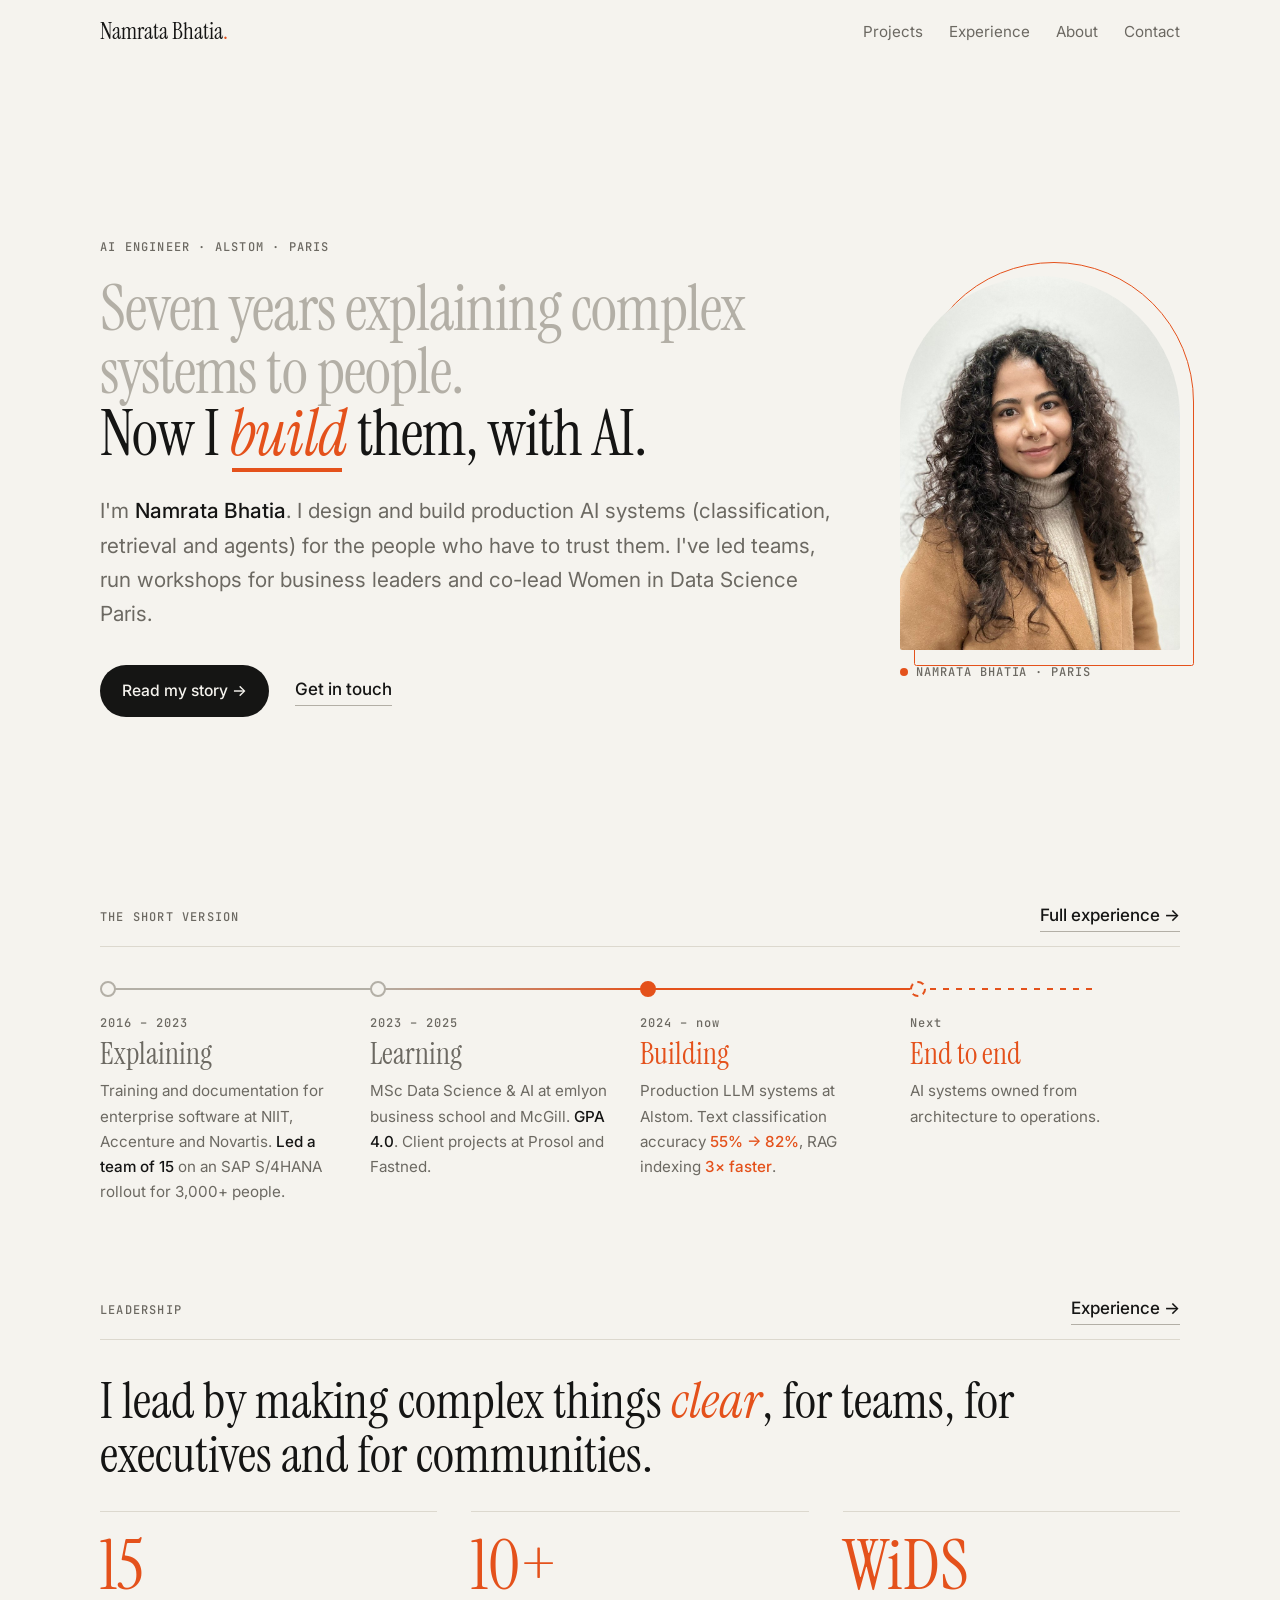
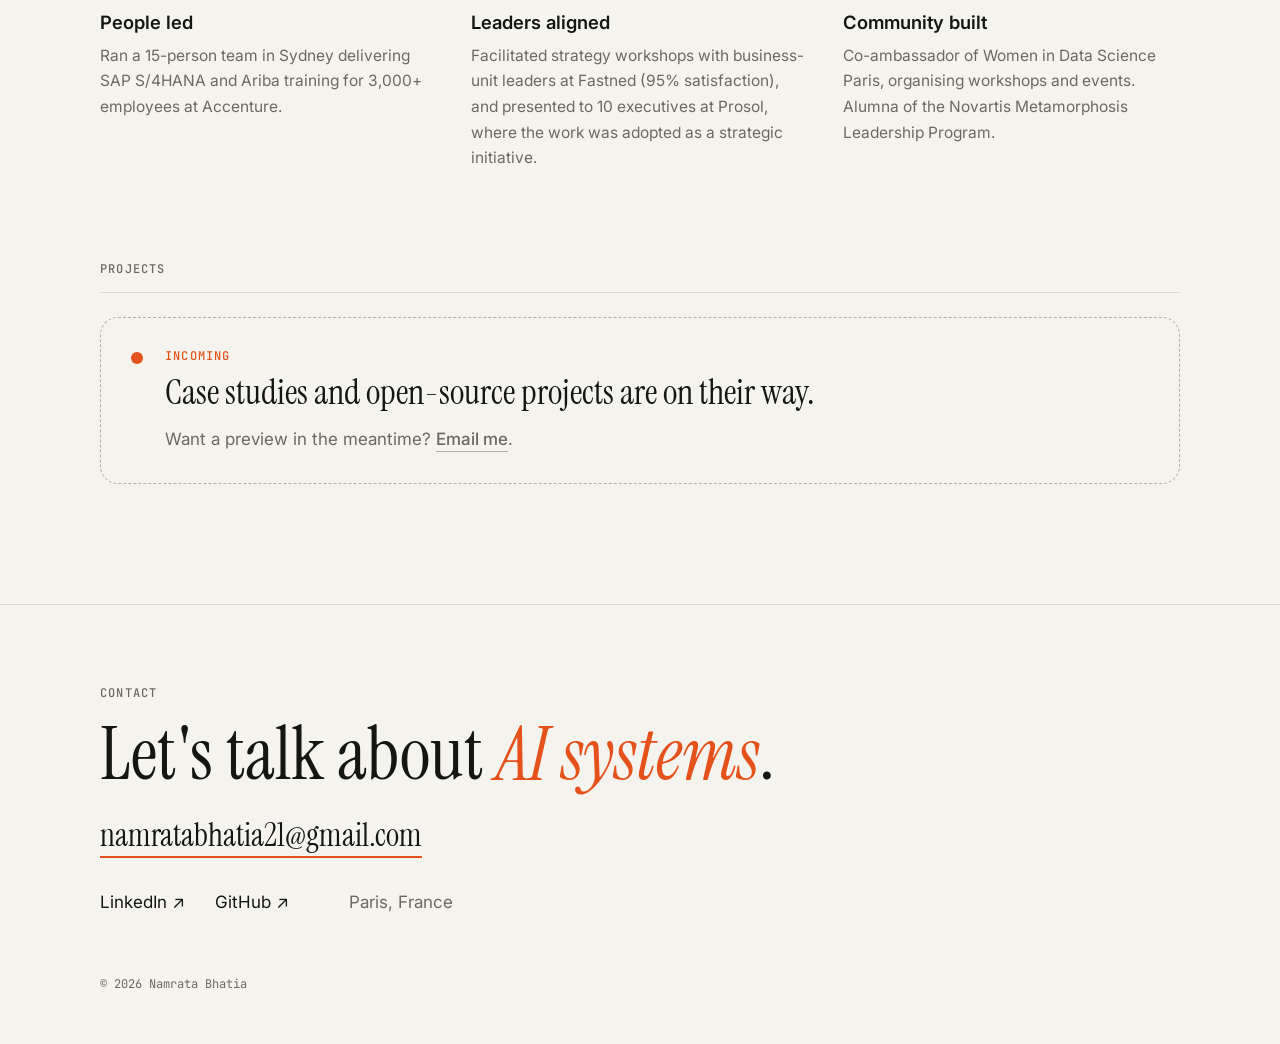
<file: index.html>
<!doctype html>
<html lang="en">
<head>
<meta charset="utf-8">
<meta name="viewport" content="width=device-width, initial-scale=1">
<title>Namrata Bhatia · AI Engineer</title>
<meta name="description" content="Namrata Bhatia, AI engineer at Alstom in Paris. Seven years explaining complex systems to people; now building production AI systems.">
<meta name="color-scheme" content="light dark">
<link rel="icon" href="data:image/svg+xml,%3Csvg xmlns='http://www.w3.org/2000/svg' viewBox='0 0 32 32'%3E%3Crect width='32' height='32' rx='7' fill='%23151514'/%3E%3Cpath d='M5 16H16' stroke='%23b3afa6' stroke-width='3'/%3E%3Cpath d='M16 16H27' stroke='%23e4511b' stroke-width='3'/%3E%3Ccircle cx='16' cy='16' r='4.5' fill='%23e4511b'/%3E%3C/svg%3E">
<link rel="preconnect" href="https://fonts.googleapis.com">
<link rel="preconnect" href="https://fonts.gstatic.com" crossorigin>
<link href="https://fonts.googleapis.com/css2?family=Instrument+Serif:ital@0;1&family=Inter:wght@400;500;600&family=JetBrains+Mono:wght@400;500&display=swap" rel="stylesheet">
<link rel="stylesheet" href="style.css">
</head>
<body>
<header class="top"><div class="wrap bar">
  <a class="mark" href="index.html">Namrata Bhatia<span>.</span></a>
  <nav aria-label="Main"><a href="work.html">Projects</a><a href="experience.html">Experience</a><a href="about.html">About</a><a href="#contact">Contact</a></nav>
</div></header>

<main>
  <section class="hero wrap hero-grid">
    <div class="hero-text">
    <p class="label">AI Engineer · Alstom · Paris</p>
    <h1 class="story">
      <span class="then">Seven years explaining complex systems to people.</span>
      <span class="now">Now I <em>build</em> them, with AI.</span>
    </h1>
    <p class="lead">I'm <b>Namrata Bhatia</b>. I design and build production AI systems (classification, retrieval and agents) for the people who have to trust them. I've led teams, run workshops for business leaders and co-lead Women in Data Science Paris.</p>
    <div class="actions">
      <a class="btn" href="about.html">Read my story →</a>
      <a class="link" href="mailto:namratabhatia21@gmail.com">Get in touch</a>
    </div>
    </div>
    <figure class="portrait">
      <img src="images/namrata.jpg" width="900" height="1200" alt="Portrait of Namrata Bhatia">
      <figcaption><span class="dot"></span>Namrata Bhatia · Paris</figcaption>
    </figure>
  </section>

  <section class="wrap" aria-labelledby="story-h">
    <div class="block-head"><p class="label" id="story-h">The short version</p><a class="link" href="experience.html">Full experience →</a></div>
    <ol class="line" style="margin-top:34px">
      <li class="stop then" style="--k:0"><span class="yr">2016 – 2023</span><b>Explaining</b>
        <p>Training and documentation for enterprise software at NIIT, Accenture and Novartis. <b>Led a team of 15</b> on an SAP S/4HANA rollout for 3,000+ people.</p></li>
      <li class="stop then turn" style="--k:1"><span class="yr">2023 – 2025</span><b>Learning</b>
        <p>MSc Data Science &amp; AI at emlyon business school and McGill. <b>GPA 4.0</b>. Client projects at Prosol and Fastned.</p></li>
      <li class="stop now" style="--k:2"><span class="yr">2024 – now</span><b>Building</b>
        <p>Production LLM systems at Alstom. Text classification accuracy <b>55% → 82%</b>, RAG indexing <b>3× faster</b>.</p></li>
      <li class="stop next" style="--k:3"><span class="yr">Next</span><b>End to end</b>
        <p>AI systems owned from architecture to operations.</p></li>
    </ol>
  </section>

  <section class="wrap block" aria-labelledby="lead-h">
    <div class="block-head"><p class="label" id="lead-h">Leadership</p><a class="link" href="experience.html">Experience →</a></div>
    <h2 class="lead-title reveal">I lead by making complex things <em>clear</em>, for teams, for executives and for communities.</h2>
    <div class="leads">
      <div class="reveal"><b>15</b><h3>People led</h3><p>Ran a 15-person team in Sydney delivering SAP S/4HANA and Ariba training for 3,000+ employees at Accenture.</p></div>
      <div class="reveal" style="--i:1"><b>10+</b><h3>Leaders aligned</h3><p>Facilitated strategy workshops with business-unit leaders at Fastned (95% satisfaction), and presented to 10 executives at Prosol, where the work was adopted as a strategic initiative.</p></div>
      <div class="reveal" style="--i:2"><b>WiDS</b><h3>Community built</h3><p>Co-ambassador of Women in Data Science Paris, organising workshops and events. Alumna of the Novartis Metamorphosis Leadership Program.</p></div>
    </div>
  </section>

  <section class="wrap block" aria-labelledby="work-h">
    <div class="block-head"><p class="label" id="work-h">Projects</p></div>
    <div class="incoming reveal">
      <span class="pulse" aria-hidden="true"></span>
      <div><p class="label" style="color:var(--accent)">Incoming</p>
        <p class="incoming-text">Case studies and open-source projects are on their way.</p>
        <p class="muted" style="margin:0">Want a preview in the meantime? <a class="link" href="mailto:namratabhatia21@gmail.com">Email me</a>.</p></div>
    </div>
  </section>
</main>

<footer class="foot" id="contact"><div class="wrap">
  <p class="label">Contact</p>
  <h2>Let's talk about <em>AI systems</em>.</h2>
  <a class="mail" href="mailto:namratabhatia21@gmail.com">namratabhatia21@gmail.com</a>
  <ul>
    <li><a href="https://www.linkedin.com/in/namratabhatia21/">LinkedIn ↗</a></li>
    <li><a href="https://github.com/namratabhatia21">GitHub ↗</a></li>
    <li><a data-cv href="#" hidden>CV (PDF) ↓</a></li>
    <li>Paris, France</li>
  </ul>
  <p class="fine">© <span data-year>2026</span> Namrata Bhatia</p>
</div></footer>
<script src="site.js"></script>
</body>
</html>
</file>
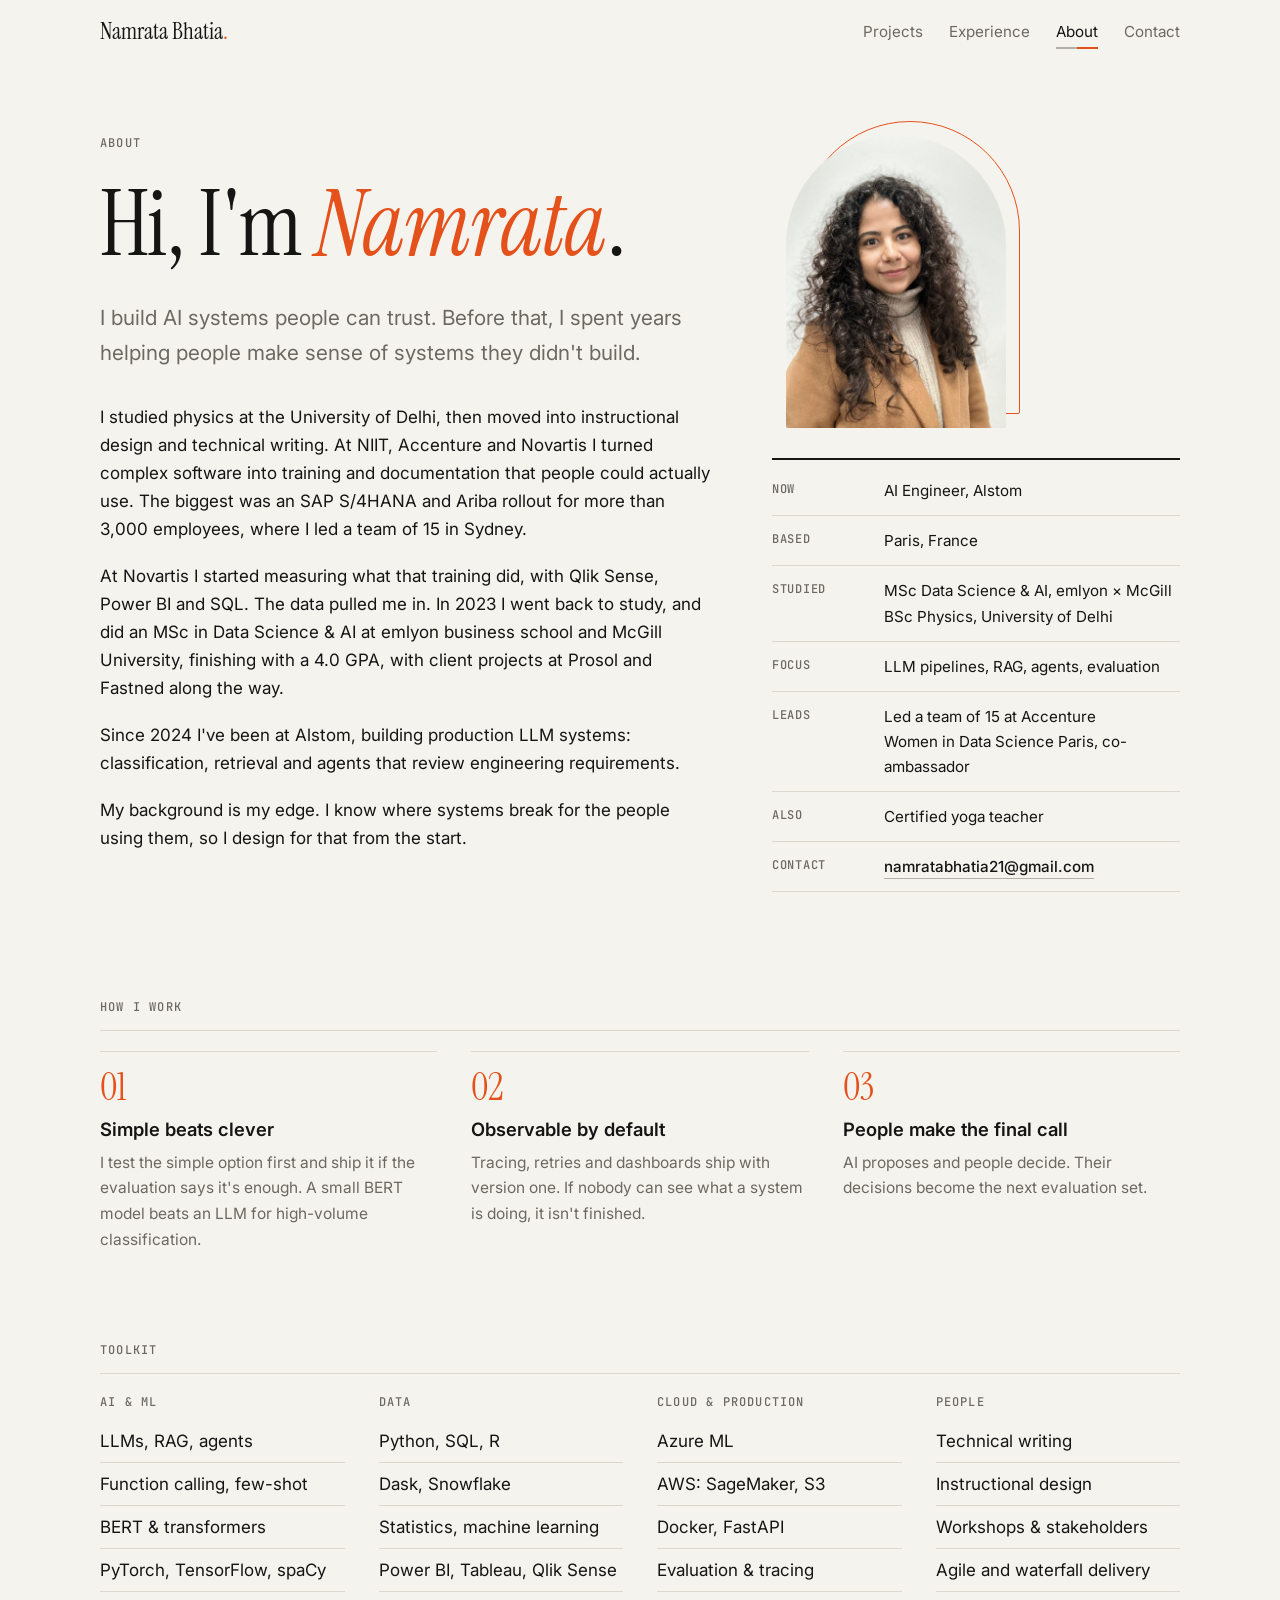
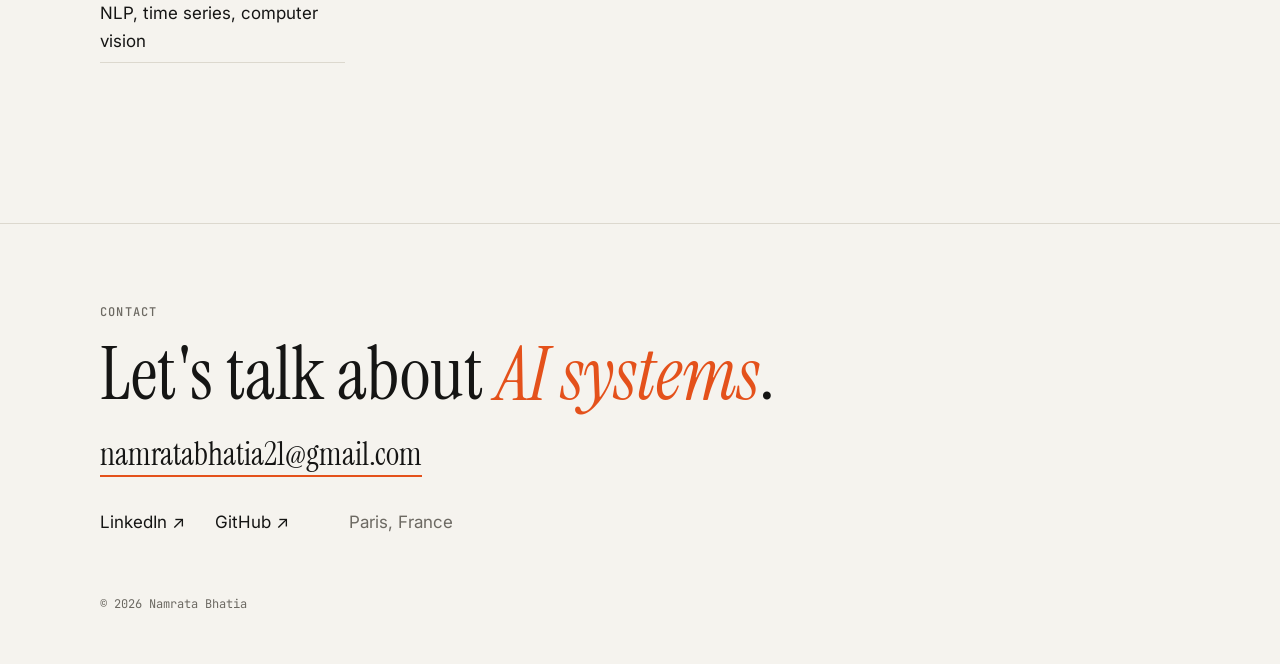
<file: about.html>
<!doctype html>
<html lang="en">
<head>
<meta charset="utf-8">
<meta name="viewport" content="width=device-width, initial-scale=1">
<title>About · Namrata Bhatia</title>
<meta name="description" content="About Namrata Bhatia: from instructional design for enterprise software to building production AI systems.">
<meta name="color-scheme" content="light dark">
<link rel="icon" href="data:image/svg+xml,%3Csvg xmlns='http://www.w3.org/2000/svg' viewBox='0 0 32 32'%3E%3Crect width='32' height='32' rx='7' fill='%23151514'/%3E%3Cpath d='M5 16H16' stroke='%23b3afa6' stroke-width='3'/%3E%3Cpath d='M16 16H27' stroke='%23e4511b' stroke-width='3'/%3E%3Ccircle cx='16' cy='16' r='4.5' fill='%23e4511b'/%3E%3C/svg%3E">
<link rel="preconnect" href="https://fonts.googleapis.com">
<link rel="preconnect" href="https://fonts.gstatic.com" crossorigin>
<link href="https://fonts.googleapis.com/css2?family=Instrument+Serif:ital@0;1&family=Inter:wght@400;500;600&family=JetBrains+Mono:wght@400;500&display=swap" rel="stylesheet">
<link rel="stylesheet" href="style.css">
</head>
<body>
<header class="top"><div class="wrap bar">
  <a class="mark" href="index.html">Namrata Bhatia<span>.</span></a>
  <nav aria-label="Main"><a href="work.html">Projects</a><a href="experience.html">Experience</a><a href="about.html" aria-current="page">About</a><a href="#contact">Contact</a></nav>
</div></header>

<main class="wrap page">
  <div class="about">
    <div>
      <p class="label">About</p>
      <h1>Hi, I'm <em>Namrata</em>.</h1>
      <p class="lead">I build AI systems people can trust. Before that, I spent years helping people make sense of systems they didn't build.</p>
      <!-- TODO(Namrata): read this in your own voice and adjust anything that doesn't sound like you. -->
      <div class="story-text">
        <p>I studied physics at the University of Delhi, then moved into instructional design and technical writing. At NIIT, Accenture and Novartis I turned complex software into training and documentation that people could actually use. The biggest was an SAP S/4HANA and Ariba rollout for more than 3,000 employees, where I led a team of 15 in Sydney.</p>
        <p>At Novartis I started measuring what that training did, with Qlik Sense, Power BI and SQL. The data pulled me in. In 2023 I went back to study, and did an MSc in Data Science &amp; AI at emlyon business school and McGill University, finishing with a 4.0 GPA, with client projects at Prosol and Fastned along the way.</p>
        <p>Since 2024 I've been at Alstom, building production LLM systems: classification, retrieval and agents that review engineering requirements.</p>
        <p>My background is my edge. I know where systems break for the people using them, so I design for that from the start.</p>
      </div>
    </div>
    <div class="facts-col">
    <figure class="portrait small"><img src="images/namrata.jpg" width="900" height="1200" alt="Portrait of Namrata Bhatia"></figure>
    <dl class="facts">
      <div><dt>Now</dt><dd>AI Engineer, Alstom</dd></div>
      <div><dt>Based</dt><dd>Paris, France</dd></div>
      <div><dt>Studied</dt><dd>MSc Data Science &amp; AI, emlyon × McGill<br>BSc Physics, University of Delhi</dd></div>
      <div><dt>Focus</dt><dd>LLM pipelines, RAG, agents, evaluation</dd></div>
      <div><dt>Leads</dt><dd>Led a team of 15 at Accenture<br>Women in Data Science Paris, co-ambassador</dd></div>
      <div><dt>Also</dt><dd>Certified yoga teacher</dd></div>
      <div><dt>Contact</dt><dd><a class="link" href="mailto:namratabhatia21@gmail.com">namratabhatia21@gmail.com</a></dd></div>
    </dl>
    </div>
  </div>

  <section class="block" aria-labelledby="how-h">
    <div class="block-head"><p class="label" id="how-h">How I work</p></div>
    <ol class="principles">
      <li class="reveal"><span class="n">01</span><h3>Simple beats clever</h3>
        <p>I test the simple option first and ship it if the evaluation says it's enough. A small BERT model beats an LLM for high-volume classification.</p></li>
      <li class="reveal" style="--i:1"><span class="n">02</span><h3>Observable by default</h3>
        <p>Tracing, retries and dashboards ship with version one. If nobody can see what a system is doing, it isn't finished.</p></li>
      <li class="reveal" style="--i:2"><span class="n">03</span><h3>People make the final call</h3>
        <p>AI proposes and people decide. Their decisions become the next evaluation set.</p></li>
    </ol>
  </section>

  <section class="block" aria-labelledby="kit-h">
    <div class="block-head"><p class="label" id="kit-h">Toolkit</p></div>
    <div class="cols">
      <div><h3>AI &amp; ML</h3><ul><li>LLMs, RAG, agents</li><li>Function calling, few-shot</li><li>BERT &amp; transformers</li><li>PyTorch, TensorFlow, spaCy</li><li>NLP, time series, computer vision</li></ul></div>
      <div><h3>Data</h3><ul><li>Python, SQL, R</li><li>Dask, Snowflake</li><li>Statistics, machine learning</li><li>Power BI, Tableau, Qlik Sense</li></ul></div>
      <div><h3>Cloud &amp; production</h3><ul><li>Azure ML</li><li>AWS: SageMaker, S3</li><li>Docker, FastAPI</li><li>Evaluation &amp; tracing</li></ul></div>
      <div><h3>People</h3><ul><li>Technical writing</li><li>Instructional design</li><li>Workshops &amp; stakeholders</li><li>Agile and waterfall delivery</li></ul></div>
    </div>
  </section>
</main>

<footer class="foot" id="contact"><div class="wrap">
  <p class="label">Contact</p>
  <h2>Let's talk about <em>AI systems</em>.</h2>
  <a class="mail" href="mailto:namratabhatia21@gmail.com">namratabhatia21@gmail.com</a>
  <ul>
    <li><a href="https://www.linkedin.com/in/namratabhatia21/">LinkedIn ↗</a></li>
    <li><a href="https://github.com/namratabhatia21">GitHub ↗</a></li>
    <li><a data-cv href="#" hidden>CV (PDF) ↓</a></li>
    <li>Paris, France</li>
  </ul>
  <p class="fine">© <span data-year>2026</span> Namrata Bhatia</p>
</div></footer>
<script src="site.js"></script>
</body>
</html>
</file>
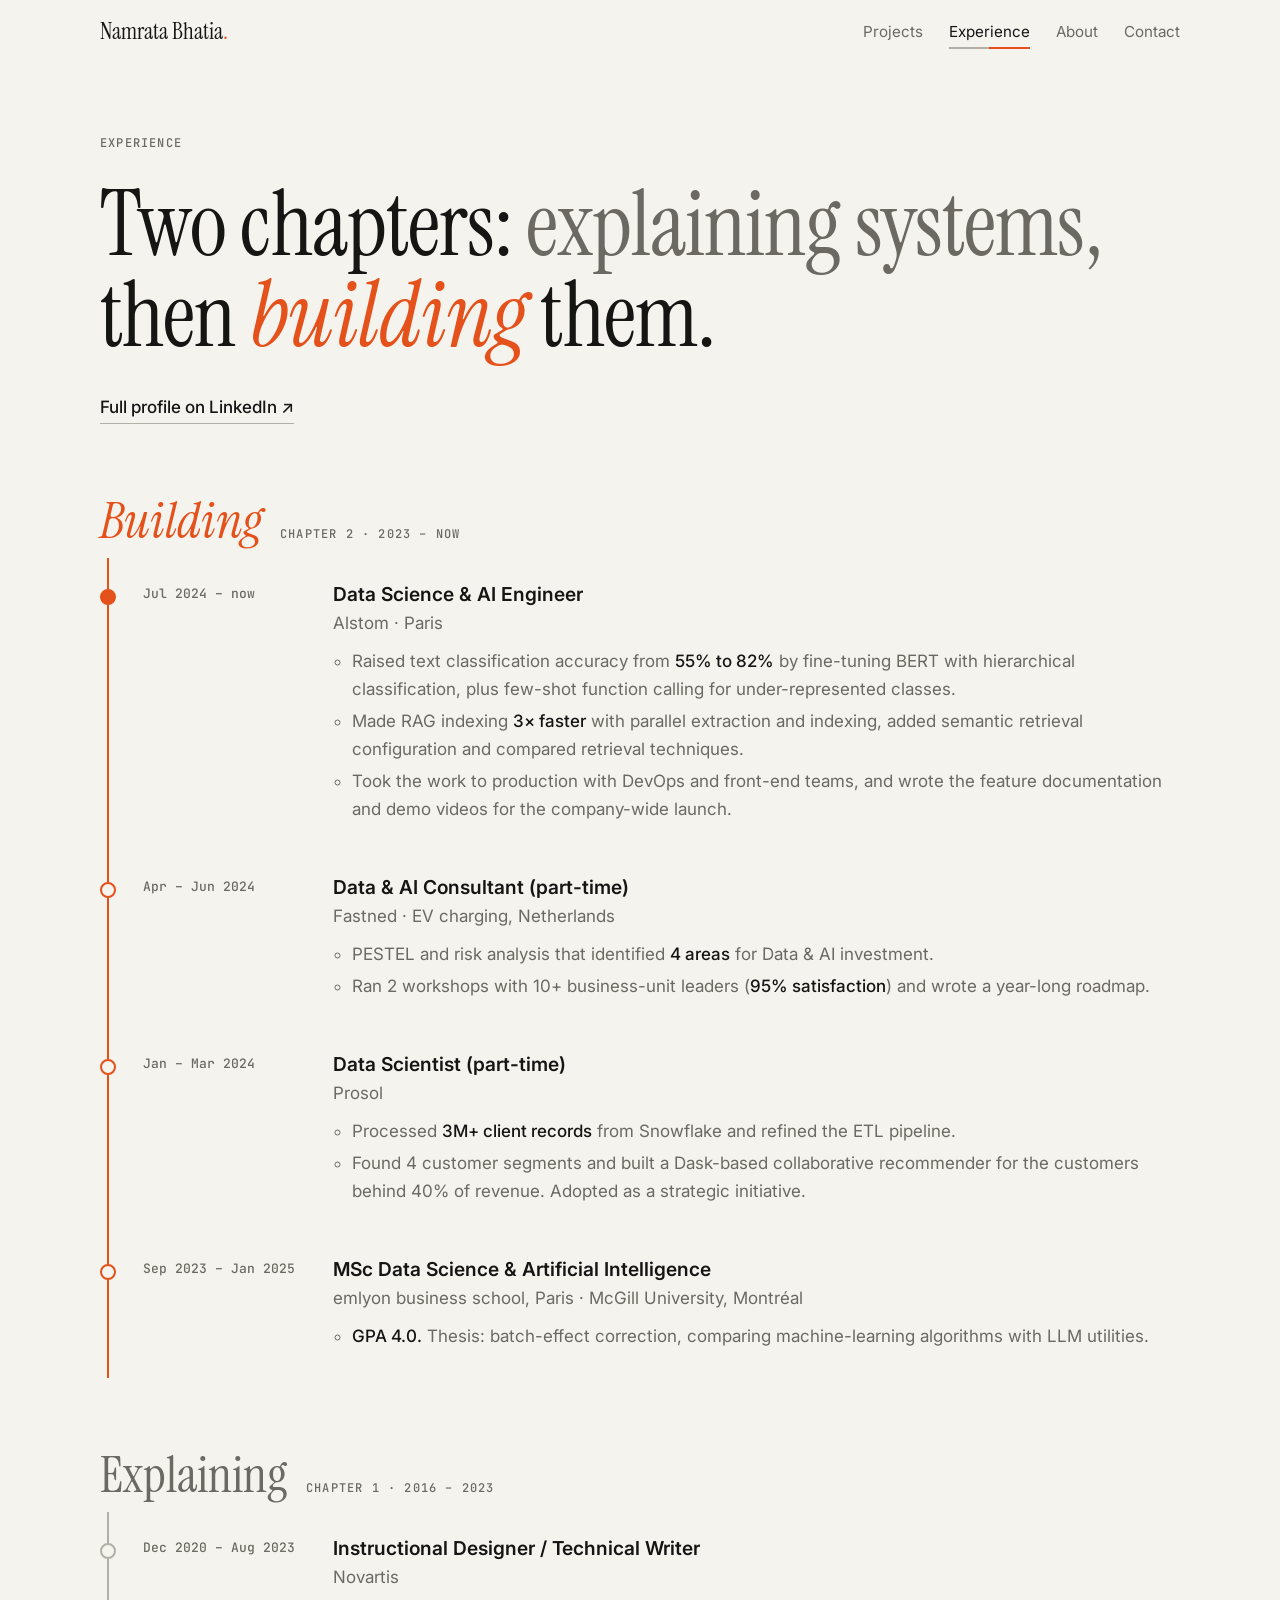
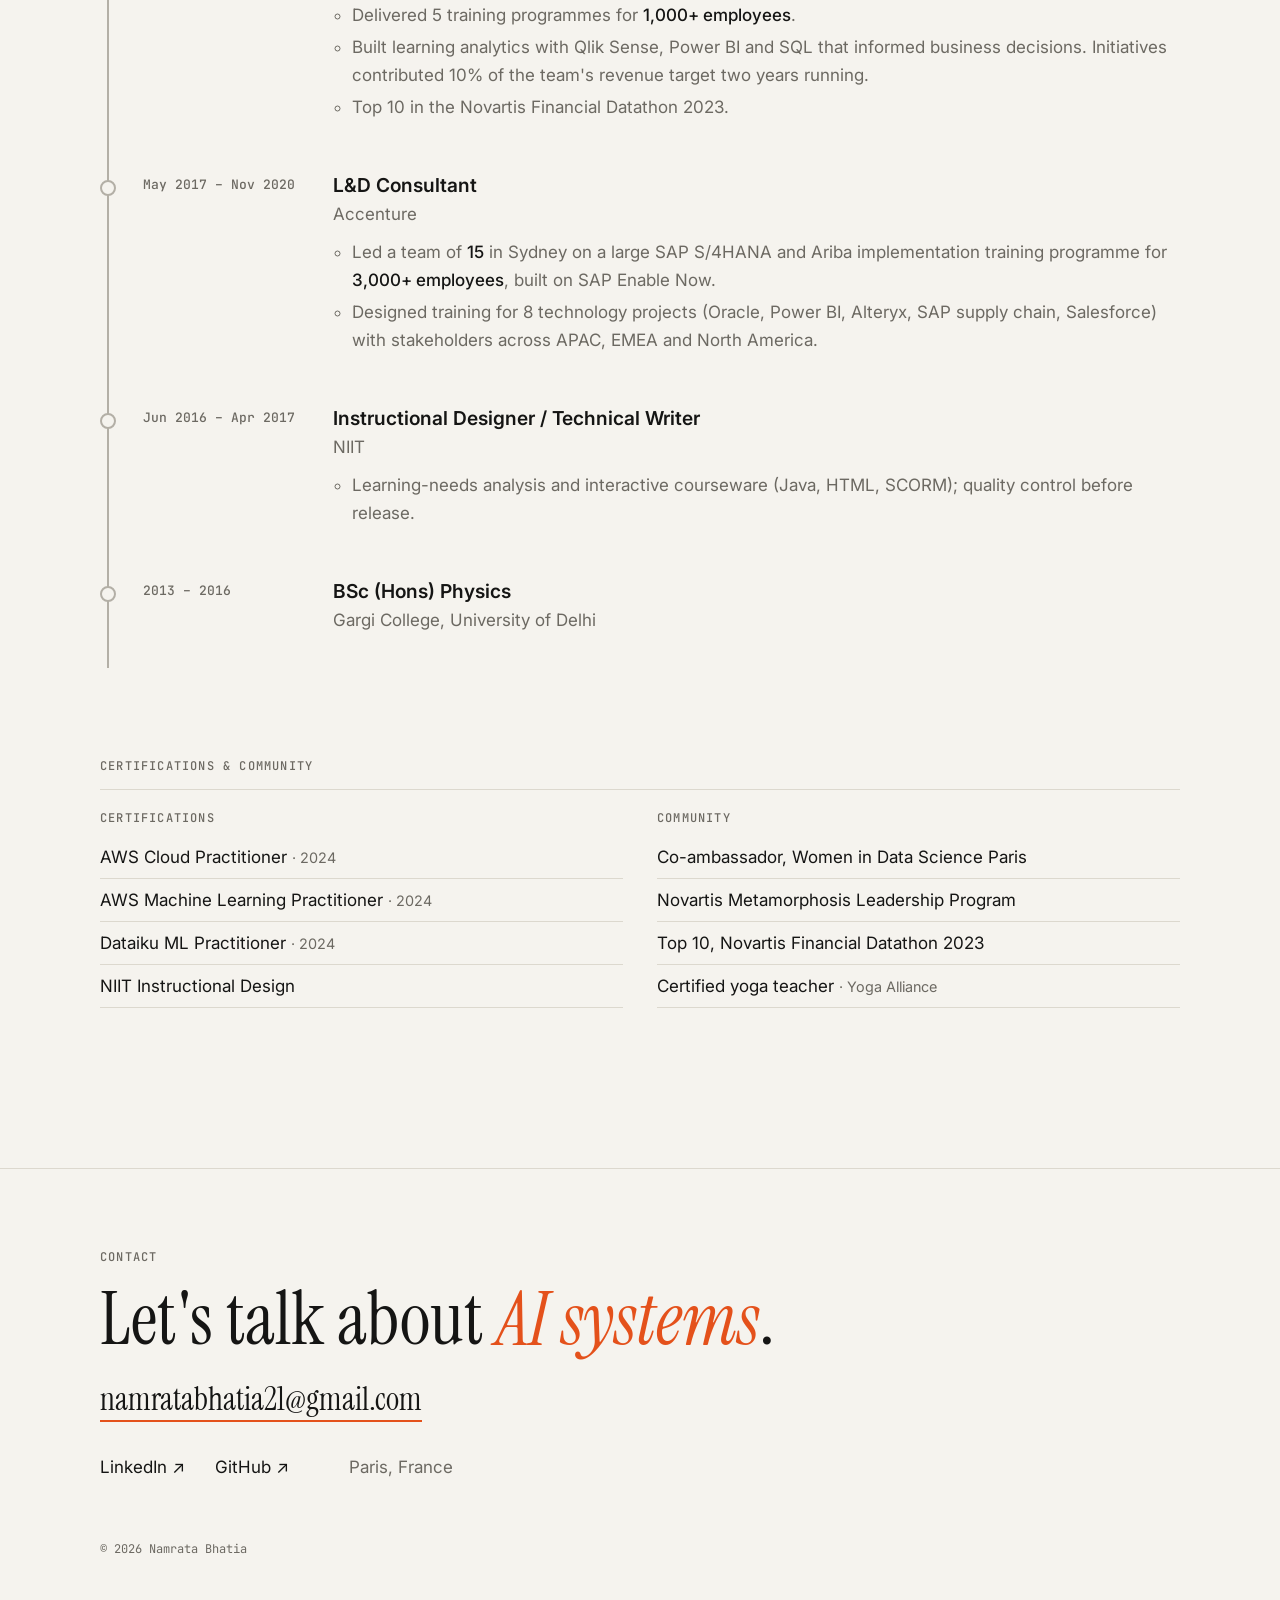
<file: experience.html>
<!doctype html>
<html lang="en">
<head>
<meta charset="utf-8">
<meta name="viewport" content="width=device-width, initial-scale=1">
<title>Experience · Namrata Bhatia</title>
<meta name="description" content="Experience of Namrata Bhatia: AI engineering at Alstom, data science and AI consulting, and seven years of instructional design for enterprise software.">
<meta name="color-scheme" content="light dark">
<link rel="icon" href="data:image/svg+xml,%3Csvg xmlns='http://www.w3.org/2000/svg' viewBox='0 0 32 32'%3E%3Crect width='32' height='32' rx='7' fill='%23151514'/%3E%3Cpath d='M5 16H16' stroke='%23b3afa6' stroke-width='3'/%3E%3Cpath d='M16 16H27' stroke='%23e4511b' stroke-width='3'/%3E%3Ccircle cx='16' cy='16' r='4.5' fill='%23e4511b'/%3E%3C/svg%3E">
<link rel="preconnect" href="https://fonts.googleapis.com">
<link rel="preconnect" href="https://fonts.gstatic.com" crossorigin>
<link href="https://fonts.googleapis.com/css2?family=Instrument+Serif:ital@0;1&family=Inter:wght@400;500;600&family=JetBrains+Mono:wght@400;500&display=swap" rel="stylesheet">
<link rel="stylesheet" href="style.css">
</head>
<body>
<header class="top"><div class="wrap bar">
  <a class="mark" href="index.html">Namrata Bhatia<span>.</span></a>
  <nav aria-label="Main"><a href="work.html">Projects</a><a href="experience.html" aria-current="page">Experience</a><a href="about.html">About</a><a href="#contact">Contact</a></nav>
</div></header>

<main class="wrap page">
  <p class="label">Experience</p>
  <h1>Two chapters: <span class="muted">explaining systems,</span> then <em>building</em> them.</h1>
  <div class="actions"><a class="btn" data-cv href="#" hidden>Download CV ↓</a><a class="link" href="https://www.linkedin.com/in/namratabhatia21/">Full profile on LinkedIn ↗</a></div>

  <!-- TODO(Namrata): confirm your current Alstom title and that the role continues after the internship. -->
  <section class="chapter now" aria-labelledby="ch2">
    <div class="chapter-head"><h2 id="ch2"><em>Building</em></h2><p class="label">Chapter 2 · 2023 – now</p></div>
    <ol class="jobs">
      <li class="job current reveal">
        <div class="when">Jul 2024 – now</div>
        <div><h3>Data Science &amp; AI Engineer</h3><p class="org">Alstom · Paris</p>
          <ul>
            <li>Raised text classification accuracy from <b>55% to 82%</b> by fine-tuning BERT with hierarchical classification, plus few-shot function calling for under-represented classes.</li>
            <li>Made RAG indexing <b>3× faster</b> with parallel extraction and indexing, added semantic retrieval configuration and compared retrieval techniques.</li>
            <li>Took the work to production with DevOps and front-end teams, and wrote the feature documentation and demo videos for the company-wide launch.</li>
          </ul></div>
      </li>
      <li class="job reveal">
        <div class="when">Apr – Jun 2024</div>
        <div><h3>Data &amp; AI Consultant (part-time)</h3><p class="org">Fastned · EV charging, Netherlands</p>
          <ul>
            <li>PESTEL and risk analysis that identified <b>4 areas</b> for Data &amp; AI investment.</li>
            <li>Ran 2 workshops with 10+ business-unit leaders (<b>95% satisfaction</b>) and wrote a year-long roadmap.</li>
          </ul></div>
      </li>
      <li class="job reveal">
        <div class="when">Jan – Mar 2024</div>
        <div><h3>Data Scientist (part-time)</h3><p class="org">Prosol</p>
          <ul>
            <li>Processed <b>3M+ client records</b> from Snowflake and refined the ETL pipeline.</li>
            <li>Found 4 customer segments and built a Dask-based collaborative recommender for the customers behind 40% of revenue. Adopted as a strategic initiative.</li>
          </ul></div>
      </li>
      <li class="job reveal">
        <div class="when">Sep 2023 – Jan 2025</div>
        <div><h3>MSc Data Science &amp; Artificial Intelligence</h3><p class="org">emlyon business school, Paris · McGill University, Montréal</p>
          <ul>
            <li><b>GPA 4.0.</b> Thesis: batch-effect correction, comparing machine-learning algorithms with LLM utilities.</li>
          </ul></div>
      </li>
    </ol>
  </section>

  <section class="chapter then" aria-labelledby="ch1">
    <div class="chapter-head"><h2 id="ch1">Explaining</h2><p class="label">Chapter 1 · 2016 – 2023</p></div>
    <ol class="jobs">
      <li class="job reveal">
        <div class="when">Dec 2020 – Aug 2023</div>
        <div><h3>Instructional Designer / Technical Writer</h3><p class="org">Novartis</p>
          <ul>
            <li>Delivered 5 training programmes for <b>1,000+ employees</b>.</li>
            <li>Built learning analytics with Qlik Sense, Power BI and SQL that informed business decisions. Initiatives contributed 10% of the team's revenue target two years running.</li>
            <li>Top 10 in the Novartis Financial Datathon 2023.</li>
          </ul></div>
      </li>
      <li class="job reveal">
        <div class="when">May 2017 – Nov 2020</div>
        <div><h3>L&amp;D Consultant</h3><p class="org">Accenture</p>
          <ul>
            <li>Led a team of <b>15</b> in Sydney on a large SAP S/4HANA and Ariba implementation training programme for <b>3,000+ employees</b>, built on SAP Enable Now.</li>
            <li>Designed training for 8 technology projects (Oracle, Power BI, Alteryx, SAP supply chain, Salesforce) with stakeholders across APAC, EMEA and North America.</li>
          </ul></div>
      </li>
      <li class="job reveal">
        <div class="when">Jun 2016 – Apr 2017</div>
        <div><h3>Instructional Designer / Technical Writer</h3><p class="org">NIIT</p>
          <ul><li>Learning-needs analysis and interactive courseware (Java, HTML, SCORM); quality control before release.</li></ul></div>
      </li>
      <li class="job reveal">
        <div class="when">2013 – 2016</div>
        <div><h3>BSc (Hons) Physics</h3><p class="org">Gargi College, University of Delhi</p></div>
      </li>
    </ol>
  </section>

  <section class="block" aria-labelledby="cred-h">
    <div class="block-head"><p class="label" id="cred-h">Certifications &amp; community</p></div>
    <div class="cols">
      <div><h3>Certifications</h3><ul>
        <li>AWS Cloud Practitioner <span>· 2024</span></li>
        <li>AWS Machine Learning Practitioner <span>· 2024</span></li>
        <li>Dataiku ML Practitioner <span>· 2024</span></li>
        <li>NIIT Instructional Design</li>
      </ul></div>
      <div><h3>Community</h3><ul>
        <li>Co-ambassador, Women in Data Science Paris</li>
        <li>Novartis Metamorphosis Leadership Program</li>
        <li>Top 10, Novartis Financial Datathon 2023</li>
        <li>Certified yoga teacher <span>· Yoga Alliance</span></li>
      </ul></div>
    </div>
  </section>
</main>

<footer class="foot" id="contact"><div class="wrap">
  <p class="label">Contact</p>
  <h2>Let's talk about <em>AI systems</em>.</h2>
  <a class="mail" href="mailto:namratabhatia21@gmail.com">namratabhatia21@gmail.com</a>
  <ul>
    <li><a href="https://www.linkedin.com/in/namratabhatia21/">LinkedIn ↗</a></li>
    <li><a href="https://github.com/namratabhatia21">GitHub ↗</a></li>
    <li><a data-cv href="#" hidden>CV (PDF) ↓</a></li>
    <li>Paris, France</li>
  </ul>
  <p class="fine">© <span data-year>2026</span> Namrata Bhatia</p>
</div></footer>
<script src="site.js"></script>
</body>
</html>
</file>
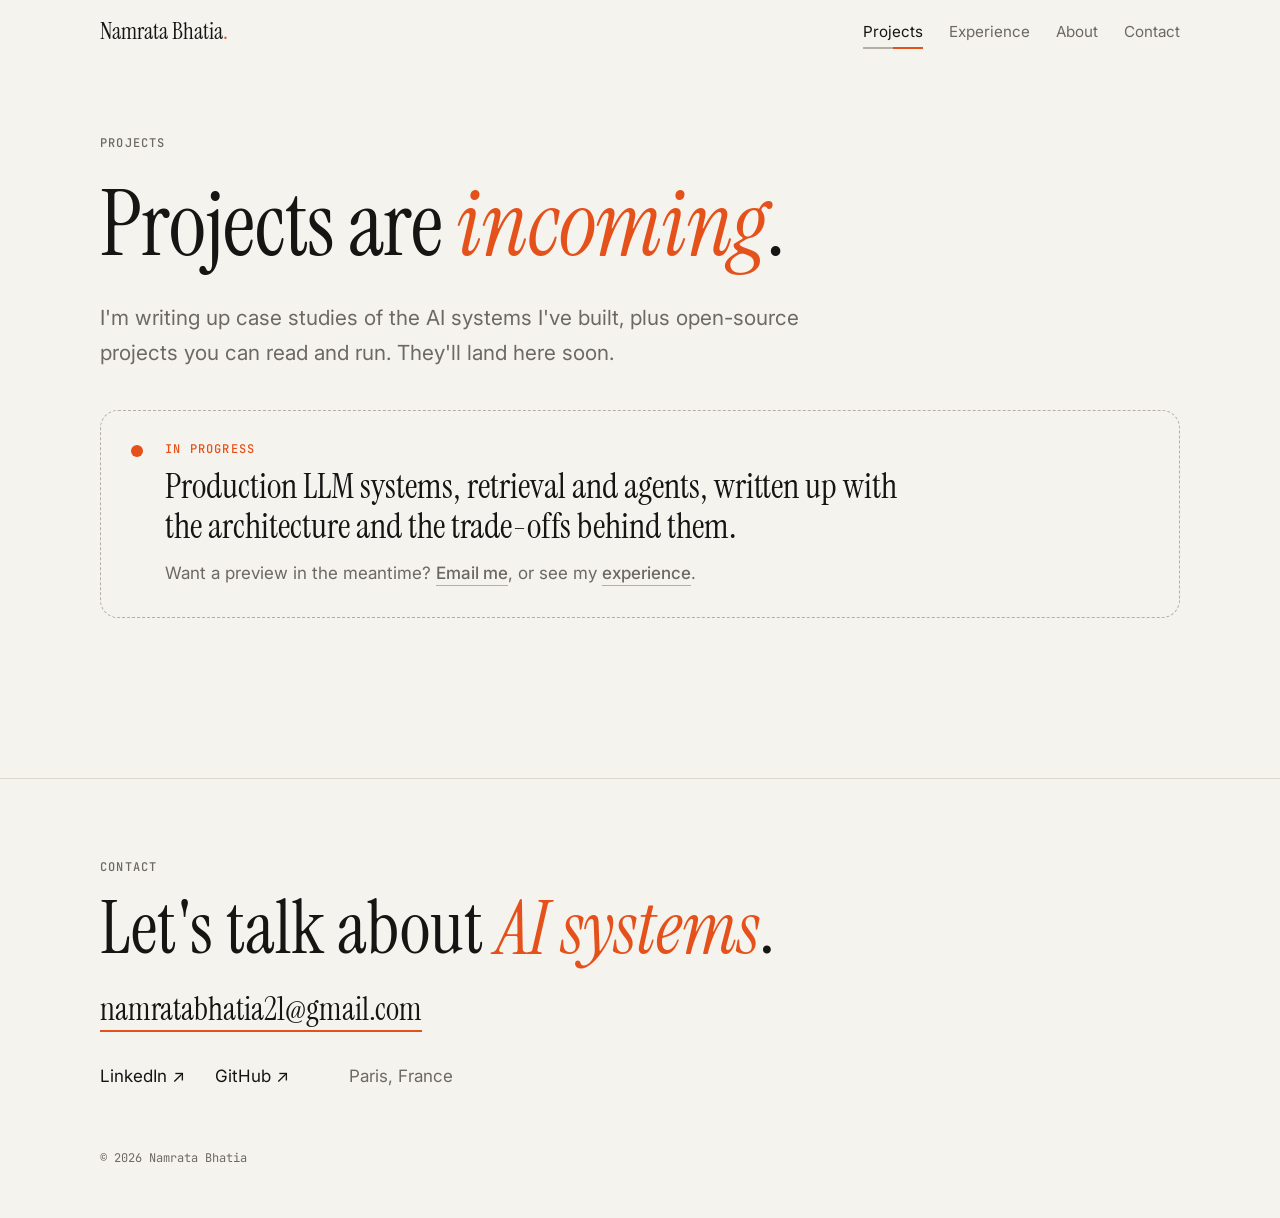
<file: work.html>
<!doctype html>
<html lang="en">
<head>
<meta charset="utf-8">
<meta name="viewport" content="width=device-width, initial-scale=1">
<title>Projects · Namrata Bhatia</title>
<meta name="description" content="Projects by Namrata Bhatia: case studies coming soon.">
<meta name="color-scheme" content="light dark">
<link rel="icon" href="data:image/svg+xml,%3Csvg xmlns='http://www.w3.org/2000/svg' viewBox='0 0 32 32'%3E%3Crect width='32' height='32' rx='7' fill='%23151514'/%3E%3Cpath d='M5 16H16' stroke='%23b3afa6' stroke-width='3'/%3E%3Cpath d='M16 16H27' stroke='%23e4511b' stroke-width='3'/%3E%3Ccircle cx='16' cy='16' r='4.5' fill='%23e4511b'/%3E%3C/svg%3E">
<link rel="preconnect" href="https://fonts.googleapis.com">
<link rel="preconnect" href="https://fonts.gstatic.com" crossorigin>
<link href="https://fonts.googleapis.com/css2?family=Instrument+Serif:ital@0;1&family=Inter:wght@400;500;600&family=JetBrains+Mono:wght@400;500&display=swap" rel="stylesheet">
<link rel="stylesheet" href="style.css">
</head>
<body>
<header class="top"><div class="wrap bar">
  <a class="mark" href="index.html">Namrata Bhatia<span>.</span></a>
  <nav aria-label="Main"><a href="work.html" aria-current="page">Projects</a><a href="experience.html">Experience</a><a href="about.html">About</a><a href="#contact">Contact</a></nav>
</div></header>

<main class="wrap page">
  <p class="label">Projects</p>
  <h1>Projects are <em>incoming</em>.</h1>
  <p class="lead">I'm writing up case studies of the AI systems I've built, plus open-source projects you can read and run. They'll land here soon.</p>
  <div class="incoming reveal" style="margin-top:40px">
    <span class="pulse" aria-hidden="true"></span>
    <div><p class="label" style="color:var(--accent)">In progress</p>
      <p class="incoming-text">Production LLM systems, retrieval and agents, written up with the architecture and the trade-offs behind them.</p>
      <p class="muted" style="margin:0">Want a preview in the meantime? <a class="link" href="mailto:namratabhatia21@gmail.com">Email me</a>, or see my <a class="link" href="experience.html">experience</a>.</p></div>
  </div>
</main>

<footer class="foot" id="contact"><div class="wrap">
  <p class="label">Contact</p>
  <h2>Let's talk about <em>AI systems</em>.</h2>
  <a class="mail" href="mailto:namratabhatia21@gmail.com">namratabhatia21@gmail.com</a>
  <ul>
    <li><a href="https://www.linkedin.com/in/namratabhatia21/">LinkedIn ↗</a></li>
    <li><a href="https://github.com/namratabhatia21">GitHub ↗</a></li>
    <li><a data-cv href="#" hidden>CV (PDF) ↓</a></li>
    <li>Paris, France</li>
  </ul>
  <p class="fine">© <span data-year>2026</span> Namrata Bhatia</p>
</div></footer>
<script src="site.js"></script>
</body>
</html>
</file>
<file: style.css>
/* Shared styles. One accent colour; grey marks the "explaining" years, orange the "building" years. */
:root{
  --bg:#f5f3ee; --bg2:#ece9e1; --ink:#151514; --muted:#6c6962; --faint:#b3afa6; --line:#dcd8ce;
  --accent:#e4511b;
  --serif:"Instrument Serif",Georgia,"Times New Roman",serif;
  --sans:Inter,system-ui,-apple-system,"Segoe UI",sans-serif;
  --mono:"JetBrains Mono",ui-monospace,Menlo,monospace;
}
@media (prefers-color-scheme: dark){
  :root:not([data-theme="light"]){
    --bg:#0f0f0e; --bg2:#181816; --ink:#eeece6; --muted:#9e9a90; --faint:#57544e; --line:#2a2926; --accent:#ff6b35;
  }
}
:root[data-theme="dark"]{ --bg:#0f0f0e; --bg2:#181816; --ink:#eeece6; --muted:#9e9a90; --faint:#57544e; --line:#2a2926; --accent:#ff6b35; }

*{box-sizing:border-box}
[hidden]{display:none!important}
html{scroll-behavior:smooth;-webkit-text-size-adjust:100%}
body{margin:0;background:var(--bg);color:var(--ink);font:17px/1.65 var(--sans);-webkit-font-smoothing:antialiased;overflow-x:hidden}
a{color:inherit}
img{max-width:100%}
.wrap{max-width:1120px;margin:0 auto;padding:0 20px}
.label{font:500 12px/1.4 var(--mono);letter-spacing:.1em;text-transform:uppercase;color:var(--muted);margin:0}
.display,h1{font:400 clamp(2.6rem,7vw,5.6rem)/1.02 var(--serif);letter-spacing:-.01em;margin:.3em 0 .35em}
h2{font:400 clamp(2rem,4.4vw,3.2rem)/1.05 var(--serif);margin:.2em 0 .5em}
h3{font:600 1.15rem/1.3 var(--sans);margin:0}
em{font-style:italic;color:var(--accent)}
.muted{color:var(--muted)}
.lead{font-size:clamp(1.08rem,1.7vw,1.3rem);color:var(--muted);max-width:36em;margin:0 0 1.6em}
.lead b{color:var(--ink);font-weight:500}
.page{padding-top:70px;padding-bottom:40px}
.block{padding-top:90px}

/* header */
.top{position:sticky;top:0;z-index:30;background:color-mix(in srgb,var(--bg) 88%,transparent);backdrop-filter:blur(10px);-webkit-backdrop-filter:blur(10px);border-bottom:1px solid transparent;transition:border-color .3s}
.top.scrolled{border-color:var(--line)}
.top .bar{display:flex;align-items:center;justify-content:space-between;height:64px}
.mark{font:400 1.45rem/1 var(--serif);text-decoration:none;white-space:nowrap}
.mark span{color:var(--accent)}
.top nav{display:flex;gap:26px;font-size:.95rem}
.top nav a{text-decoration:none;color:var(--muted);padding:4px 0;background:linear-gradient(90deg,var(--faint) 50%,var(--accent) 50%) left bottom/0 2px no-repeat;transition:color .2s,background-size .35s}
.top nav a:hover,.top nav a[aria-current="page"]{color:var(--ink);background-size:100% 2px}
@media (max-width:560px){.top nav{gap:14px;font-size:.88rem}.top nav a[href="#contact"]{display:none}.mark{font-size:1.2rem}}

/* buttons and links */
.actions{display:flex;flex-wrap:wrap;gap:14px 26px;align-items:center}
.btn{display:inline-flex;align-items:center;gap:10px;padding:13px 22px;border-radius:999px;background:var(--ink);color:var(--bg);text-decoration:none;font-weight:500;font-size:.98rem;transition:transform .2s,background .2s}
.btn:hover{transform:translateY(-2px);background:var(--accent);color:#fff}
.link{text-decoration:none;font-weight:500;border-bottom:1px solid var(--faint);padding-bottom:2px;transition:border-color .2s,color .2s}
.link:hover{border-color:var(--accent);color:var(--accent)}

/* home hero */
.hero{min-height:calc(100svh - 64px);display:flex;flex-direction:column;justify-content:center;padding-top:30px;padding-bottom:40px}
.story{font:400 clamp(2.7rem,7.6vw,6.4rem)/1.0 var(--serif);letter-spacing:-.015em;margin:.35em 0 .45em}
.story span{display:block;opacity:0;transform:translateY(.35em);animation:rise .9s cubic-bezier(.2,.7,.2,1) forwards}
.story .then{color:var(--faint)}
.story .now{animation-delay:.45s}
.story em{position:relative;white-space:nowrap}
.story em::after{content:"";position:absolute;left:.04em;right:.08em;bottom:.04em;height:.06em;background:var(--accent);transform:scaleX(0);transform-origin:left;animation:grow .7s cubic-bezier(.6,0,.2,1) 1.2s forwards}
.hero .lead{opacity:0;animation:rise .9s ease .8s forwards}
.hero .actions{opacity:0;animation:rise .9s ease 1s forwards}
@keyframes rise{to{opacity:1;transform:none}}
@keyframes grow{to{transform:scaleX(1)}}

/* hero with portrait */
.hero-grid{display:grid;grid-template-columns:1fr 280px;gap:64px;align-items:center}
.hero-grid .portrait{max-width:280px;justify-self:end}
.hero-grid .story{font-size:clamp(2.4rem,4.9vw,4.5rem)}
.portrait{margin:0;position:relative;opacity:0;animation:rise 1s cubic-bezier(.2,.7,.2,1) .3s forwards;transform:translateY(20px)}
.portrait img{display:block;width:100%;height:auto;aspect-ratio:3/4;object-fit:cover;border-radius:999px 999px 18px 18px;filter:saturate(.95)}
.portrait::before{content:"";position:absolute;inset:-14px -14px 14px 14px;border:1.5px solid var(--accent);border-radius:999px 999px 18px 18px;z-index:-1}
.portrait figcaption{display:flex;align-items:center;gap:8px;margin-top:14px;font:500 12px var(--mono);letter-spacing:.08em;text-transform:uppercase;color:var(--muted)}
.portrait .dot{width:8px;height:8px;border-radius:50%;background:var(--accent)}
.portrait.small{max-width:220px;margin:0 0 30px 14px;animation-delay:0s}
.facts-col{position:sticky;top:90px}
.facts-col .facts{position:static}
@media (max-width:860px){
  .hero-grid{grid-template-columns:1fr;gap:28px}
  .hero-grid .portrait{max-width:220px;margin-left:14px;justify-self:start}
  .facts-col{position:static}
}

/* leadership */
.lead-title{max-width:20em;margin:34px 0 10px}
.leads{display:grid;grid-template-columns:repeat(3,1fr);gap:34px;margin-top:30px}
.leads div{border-top:1px solid var(--line);padding-top:18px}
.leads b{display:block;font:400 clamp(3rem,6vw,4.4rem)/1 var(--serif);color:var(--accent)}
.leads h3{margin:10px 0 8px}
.leads p{margin:0;color:var(--muted);font-size:.97rem}
@media (max-width:820px){.leads{grid-template-columns:1fr}}

/* incoming */
.incoming{display:flex;gap:22px;align-items:flex-start;border:1px dashed var(--faint);border-radius:18px;padding:30px;margin-top:24px}
.incoming-text{font:400 clamp(1.6rem,3vw,2.2rem)/1.15 var(--serif);margin:8px 0 12px;max-width:22em}
.pulse{flex:none;width:12px;height:12px;margin-top:4px;border-radius:50%;background:var(--accent);box-shadow:0 0 0 0 color-mix(in srgb,var(--accent) 50%,transparent);animation:pulse 2s infinite}
@keyframes pulse{70%{box-shadow:0 0 0 14px transparent}100%{box-shadow:0 0 0 0 transparent}}

/* story line */
.line{list-style:none;margin:0;padding:0;display:grid;grid-template-columns:repeat(4,1fr)}
.stop{position:relative;padding:34px 28px 0 0}
.stop::before{content:"";position:absolute;top:7px;left:7px;right:-7px;height:2px;background:var(--faint);transform-origin:left;transform:scaleX(0);transition:transform .8s cubic-bezier(.6,0,.2,1);transition-delay:calc(var(--k) * .55s)}
.stop.turn::before{background:linear-gradient(90deg,var(--faint),var(--accent))}
.stop.now::before{background:var(--accent)}
.stop.next::before{background:repeating-linear-gradient(90deg,var(--accent) 0 6px,transparent 6px 13px);right:30%}
.stop::after{content:"";position:absolute;top:0;left:0;width:16px;height:16px;border-radius:50%;box-sizing:border-box;border:2px solid var(--faint);background:var(--bg);transform:scale(0);transition:transform .45s cubic-bezier(.3,1.6,.5,1);transition-delay:calc(var(--k) * .55s)}
.stop.now::after{border-color:var(--accent);background:var(--accent)}
.stop.next::after{border-color:var(--accent);border-style:dashed}
.drawn .stop::before{transform:scaleX(1)}
.drawn .stop::after{transform:scale(1)}
.stop .yr{display:block;font:500 12px var(--mono);letter-spacing:.08em;color:var(--muted)}
.stop > b{display:block;font:400 1.9rem/1.1 var(--serif);margin:6px 0 8px}
.stop.then > b{color:var(--muted)}
.stop.now > b,.stop.next > b{color:var(--accent)}
.stop p{margin:0;font-size:.95rem;color:var(--muted);max-width:17em}
.stop p b{font-weight:500;color:var(--ink)}
.stop.now p b{color:var(--accent)}
@media (max-width:820px){
  .line{grid-template-columns:1fr}
  .stop{padding:0 0 34px 40px}
  .stop::before{top:16px;left:7px;right:auto;bottom:-16px;width:2px;height:auto;transform:scaleY(0);transform-origin:top}
  .stop.turn::before{background:linear-gradient(var(--faint),var(--accent))}
  .stop.next::before{display:none}
  .drawn .stop::before{transform:scaleY(1)}
}

/* section head */
.block-head{display:flex;justify-content:space-between;align-items:baseline;gap:20px;border-bottom:1px solid var(--line);padding-bottom:14px;margin-bottom:6px}

/* work rows */
.row{display:grid;grid-template-columns:64px 1.4fr 1fr auto;gap:8px 24px;align-items:baseline;padding:26px 0;border-bottom:1px solid var(--line);text-decoration:none;position:relative}
.row::after{content:"";position:absolute;left:0;right:0;bottom:-1px;height:2px;background:linear-gradient(90deg,var(--faint),var(--accent));transform:scaleX(0);transform-origin:left;transition:transform .5s cubic-bezier(.6,0,.2,1)}
a.row:hover::after{transform:scaleX(1)}
.row .num{font:500 13px var(--mono);color:var(--muted)}
.row .title{font:400 clamp(1.6rem,3vw,2.3rem)/1.1 var(--serif);transition:transform .35s}
a.row:hover .title{transform:translateX(8px)}
.row .meta{font-size:.92rem;color:var(--muted)}
.row .go{font:500 13px var(--mono);color:var(--accent);white-space:nowrap}
.row .desc{grid-column:2 / 4;margin:0;color:var(--muted);font-size:.98rem;max-width:44em}
.row .tags{grid-column:2 / 4;display:flex;flex-wrap:wrap;gap:6px}
.tags span{font:500 11.5px var(--mono);padding:3px 9px;border:1px solid var(--line);border-radius:999px;color:var(--muted)}
@media (max-width:760px){
  .row{grid-template-columns:40px 1fr}
  .row .meta,.row .go,.row .desc,.row .tags{grid-column:2}
}

/* experience */
.chapter{position:relative;margin-top:70px}
.chapter-head{display:flex;align-items:baseline;gap:18px;flex-wrap:wrap;margin-bottom:10px}
.chapter-head h2{margin:0}
.chapter.then h2{color:var(--muted)}
.chapter.now h2 em{color:var(--accent)}
.jobs{position:relative;margin:0;padding:0;list-style:none;border-left:2px solid var(--faint);margin-left:7px}
.chapter.now .jobs{border-color:var(--accent)}
.job{position:relative;display:grid;grid-template-columns:160px 1fr;gap:6px 30px;padding:24px 0 24px 34px}
.job::before{content:"";position:absolute;left:-9px;top:31px;width:16px;height:16px;border-radius:50%;box-sizing:border-box;border:2px solid var(--faint);background:var(--bg)}
.chapter.now .job::before{border-color:var(--accent)}
.chapter.now .job.current::before{background:var(--accent)}
.job .when{font:500 13px/1.9 var(--mono);color:var(--muted)}
.job h3{font-size:1.2rem}
.job .org{color:var(--muted);margin:2px 0 10px}
.job ul{margin:0;padding-left:1.1em;color:var(--muted)}
.job li{margin:4px 0}
.job li b{color:var(--ink);font-weight:500}
@media (max-width:720px){.job{grid-template-columns:1fr;padding-left:26px}}

/* lists in columns */
.cols{display:grid;grid-template-columns:repeat(auto-fit,minmax(230px,1fr));gap:34px;margin-top:20px}
.cols h3{font:500 12px var(--mono);letter-spacing:.1em;text-transform:uppercase;color:var(--muted);margin-bottom:10px}
.cols ul{list-style:none;margin:0;padding:0}
.cols li{padding:7px 0;border-bottom:1px solid var(--line)}
.cols li span{color:var(--muted);font-size:.9rem}

/* about */
.about{display:grid;grid-template-columns:1.5fr 1fr;gap:60px;align-items:start}
.about .story-text p{margin:0 0 1.1em;max-width:36em}
.facts{border-top:2px solid var(--ink);padding-top:6px;position:sticky;top:90px}
.facts div{display:grid;grid-template-columns:100px 1fr;gap:12px;padding:12px 0;border-bottom:1px solid var(--line);font-size:.95rem}
.facts dt{font:500 12px/1.9 var(--mono);color:var(--muted);text-transform:uppercase;letter-spacing:.06em}
.facts dd{margin:0}
@media (max-width:860px){.about{grid-template-columns:1fr;gap:30px}.facts{position:static}}
.principles{list-style:none;margin:20px 0 0;padding:0;display:grid;grid-template-columns:repeat(3,1fr);gap:34px}
.principles li{border-top:1px solid var(--line);padding-top:16px}
.principles .n{font:400 2.4rem/1 var(--serif);color:var(--accent)}
.principles h3{margin:10px 0 8px;font-size:1.15rem}
.principles p{margin:0;color:var(--muted);font-size:.97rem}
@media (max-width:820px){.principles{grid-template-columns:1fr}}

/* numbers */
.numbers{display:grid;grid-template-columns:repeat(3,1fr);gap:30px;margin-top:24px}
.numbers div{border-top:1px solid var(--line);padding-top:14px}
.numbers b{display:block;font:400 clamp(2.4rem,5vw,3.6rem)/1 var(--serif);color:var(--accent)}
.numbers span{color:var(--muted);font-size:.95rem}
@media (max-width:720px){.numbers{grid-template-columns:1fr}}

/* footer */
.foot{margin-top:120px;border-top:1px solid var(--line);padding:80px 0 40px}
.foot h2{font-size:clamp(2.4rem,6vw,4.6rem);margin:.2em 0 .3em}
.mail{font:400 clamp(1.3rem,3vw,2rem)/1.2 var(--serif);text-decoration:none;border-bottom:2px solid var(--accent);overflow-wrap:anywhere}
.mail:hover{color:var(--accent)}
.foot ul{list-style:none;padding:0;margin:34px 0 0;display:flex;flex-wrap:wrap;gap:12px 30px;color:var(--muted)}
.foot ul a{text-decoration:none;color:var(--ink)}
.foot ul a:hover{color:var(--accent)}
.fine{margin-top:60px;font:12px var(--mono);color:var(--muted)}

/* reveal */
.reveal{opacity:0;transform:translateY(24px);transition:opacity .8s ease,transform .8s cubic-bezier(.2,.7,.2,1);transition-delay:calc(var(--i,0) * 90ms)}
.reveal.in{opacity:1;transform:none}

@media (prefers-reduced-motion: reduce){
  html{scroll-behavior:auto}
  *,*::before,*::after{animation:none!important;transition:none!important}
  .story span,.hero .lead,.hero .actions,.reveal,.portrait{opacity:1;transform:none}
  .story em::after{transform:none}
  .stop::before{transform:none!important}.stop::after{transform:none}
}
</file>
